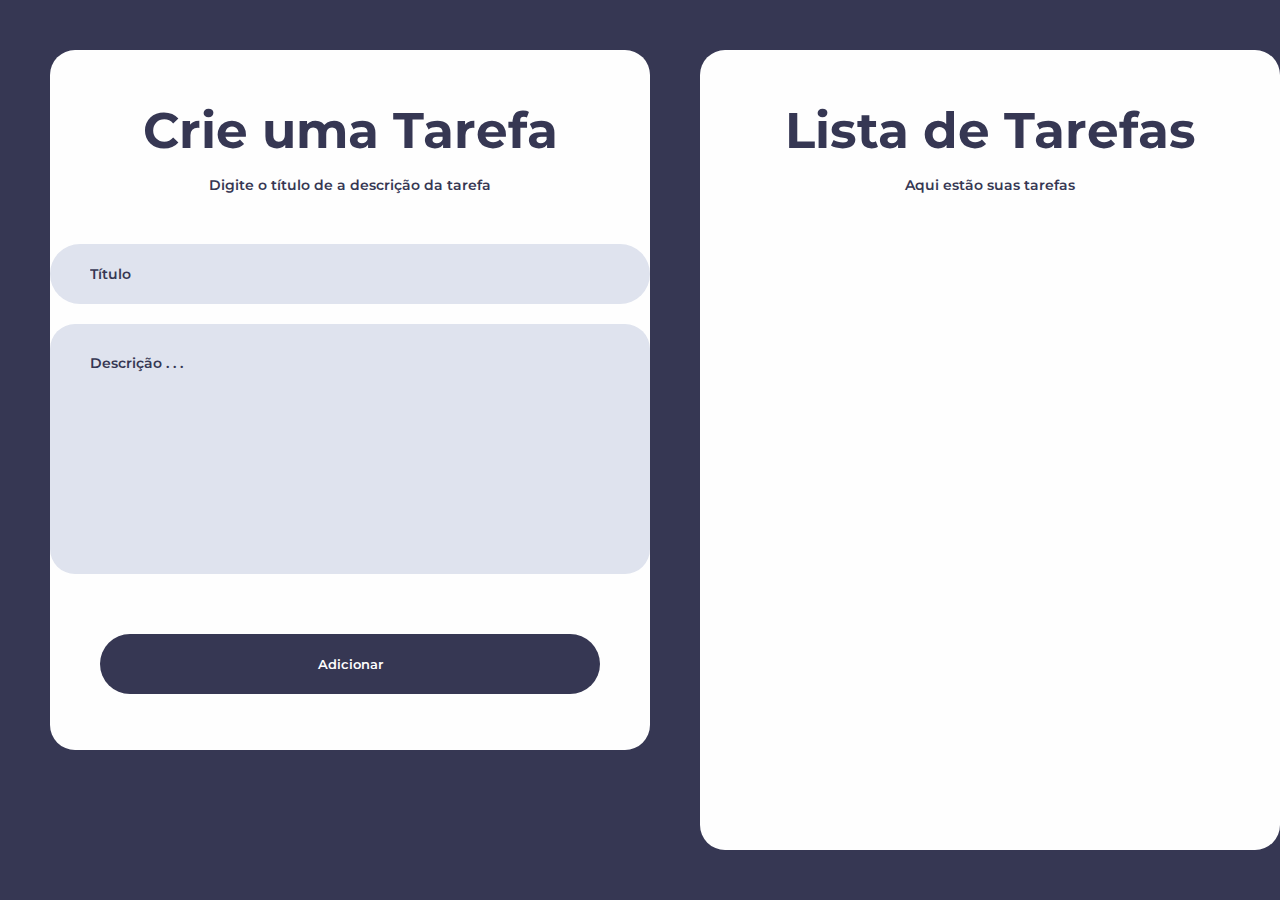
<file: templates/index.html>
<!DOCTYPE html>
<html lang="pt-br">

<head>
    <meta charset="UTF-8">
    <meta name="viewport" content="width=device-width, initial-scale=1.0">
    <title>To Do List</title>
    <link rel="stylesheet" href="../static/style.css">
    <link href="https://fonts.googleapis.com/css2?family=Montserrat&display=swap" rel="stylesheet">
</head>

<body>

    <section id="criarTarefa">

        <div>

            <div>
                <div>
                    <h1>Crie uma Tarefa</h1>
                </div>
                <div>
                    <p>Digite o título de a descrição da tarefa</p>
                </div>
            </div>

            <div>
                <input type="text" maxlength="50" id="titulo" placeholder="Título">
            </div>

            <div>
                <textarea type="text" maxlength="500" id="descricao" placeholder="Descrição . . ."></textarea>
            </div>

            <div>
                <button>
                    Adicionar
                </button>
            </div>

        </div>

    </section>

    <section id="listaDeTarefas">
        <div>

            <div>
                <div>
                    <h1>Lista de Tarefas</h1>
                </div>
                <div>
                    <p>Aqui estão suas tarefas</p>
                </div>
            </div>


        </div>
    </section>

    <script src="../static/js/main.js"></script>
</body>

</html>
</file>
<file: static/style.css>
* {
    padding: 0;
    margin: 0;
    box-sizing: border-box;
    font-family: 'Montserrat', sans-serif;
}

html,
body {
    height: 100%;
    width: 100%;
    margin: 0;
    padding: 0;
}

body {
    background-color: #363753;
    display: flex;
}

section {
    background-color: #FEFEFE;
    margin: 50px auto 50px 50px;
    border-radius: 25px;
}

#criarTarefa {
    display: flex;
    height: 700px;
    width: 800px;
}

#listaDeTarefas {
    display: flex;
    height: auto;
    width: 800px;
}

input {
    color: #363753;
    font-weight: 600;
    font-size: 14px;
    background-color: #DFE3EE;
    height: 60px;
    width: 600px;
    border-radius: 50px;
    border: none;
    padding-left: 40px;
}

textarea {
    color: #363753;
    font-weight: 600;
    font-size: 14px;
    background-color: #DFE3EE;
    height: 60px;
    width: 600px;
    border-radius: 50px;
    border: none;
    resize: none;
}

#listaDeTarefas>div {
    margin: 30px auto 0 auto;
}

#listaDeTarefas>div>div {
    display: flex;
    flex-direction: column;
    justify-content: center;
    margin-top: 20px;
}

#listaDeTarefas>div>div>div {
    display: flex;
    justify-content: center;
}

#listaDeTarefas>div>div>div>h1 {
    margin-bottom: 15px;
}

#listaDeTarefas>div>div>div>p {
    margin-bottom: 30px;
}

#criarTarefa>div {
    margin: 30px auto 0 auto;
}

#criarTarefa>div>div {
    display: flex;
    flex-direction: column;
    justify-content: center;
    margin-top: 20px;
}

#criarTarefa>div>div>div {
    display: flex;
    justify-content: center;
}

#criarTarefa>div>div>div>h1 {
    margin-bottom: 15px;
}

#criarTarefa>div>div>div>p {
    margin-bottom: 30px;
}

h1 {
    color: #363753;
    font-weight: 700;
    font-size: 50px;
}

h1:hover {
    cursor: default;
}

p:hover {
    cursor: default;
}

p {
    color: #363753;
    font-weight: 600;
    font-size: 14px;
}

input::placeholder {
    color: #363753;
    font-weight: 600;
    font-size: 14px;
}

textarea::placeholder {
    color: #363753;
    font-weight: 600;
    font-size: 14px;
}

#descricao {
    height: 250px;
    padding: 30px 40px 160px 40px;
    border-radius: 25px;
}

#descricao::-webkit-scrollbar {
    opacity: 0%;
}

#criarTarefa>div>div>button {
    margin: 40px auto 0 auto;
    height: 60px;
    width: 500px;
    background-color: #363753;
    border: none;
    color: #FEFEFE;
    font-weight: 600;
    border-radius: 50px;
    transition: background-color 0.15s ease;
}

#criarTarefa>div>div>button:hover {
    background-color: #4a4b64;
    cursor: pointer;
}

#criarTarefa>div>div>button:active {
    background-color: #2b2c40;
}
</file>
